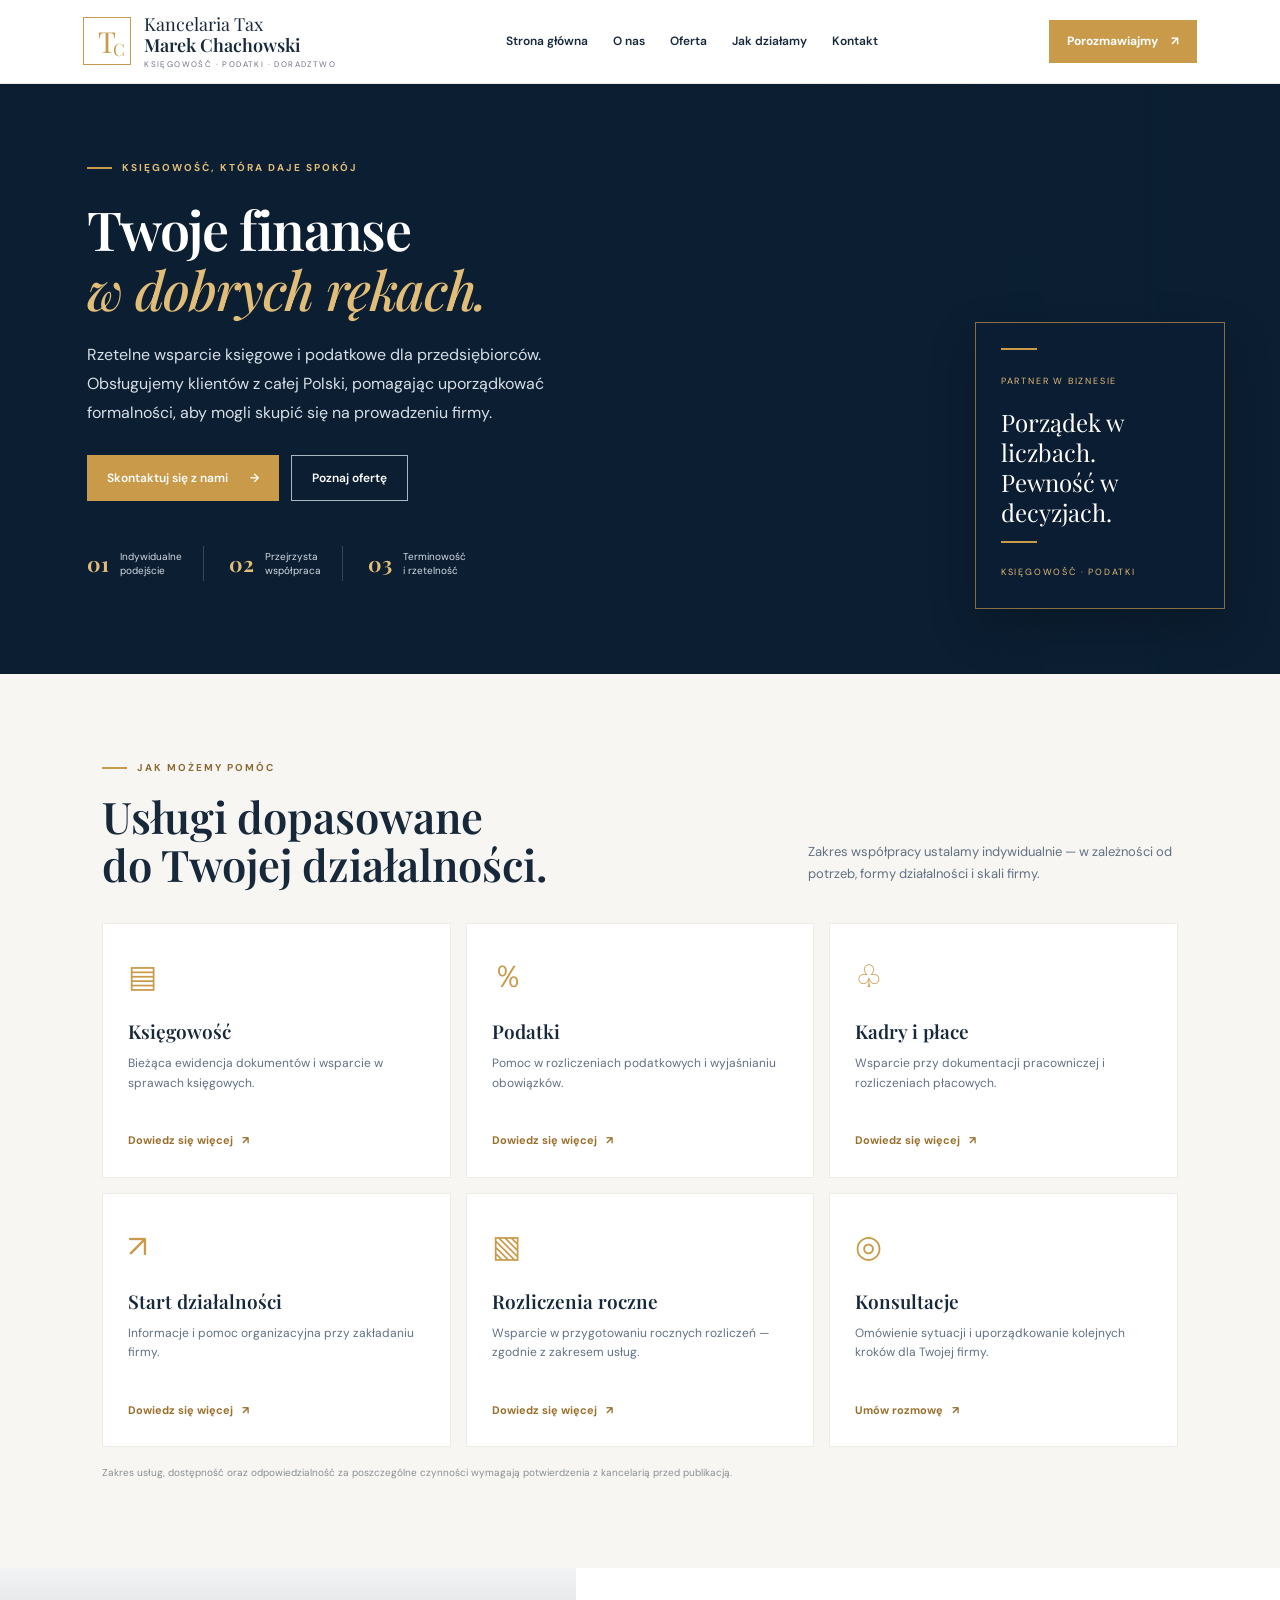
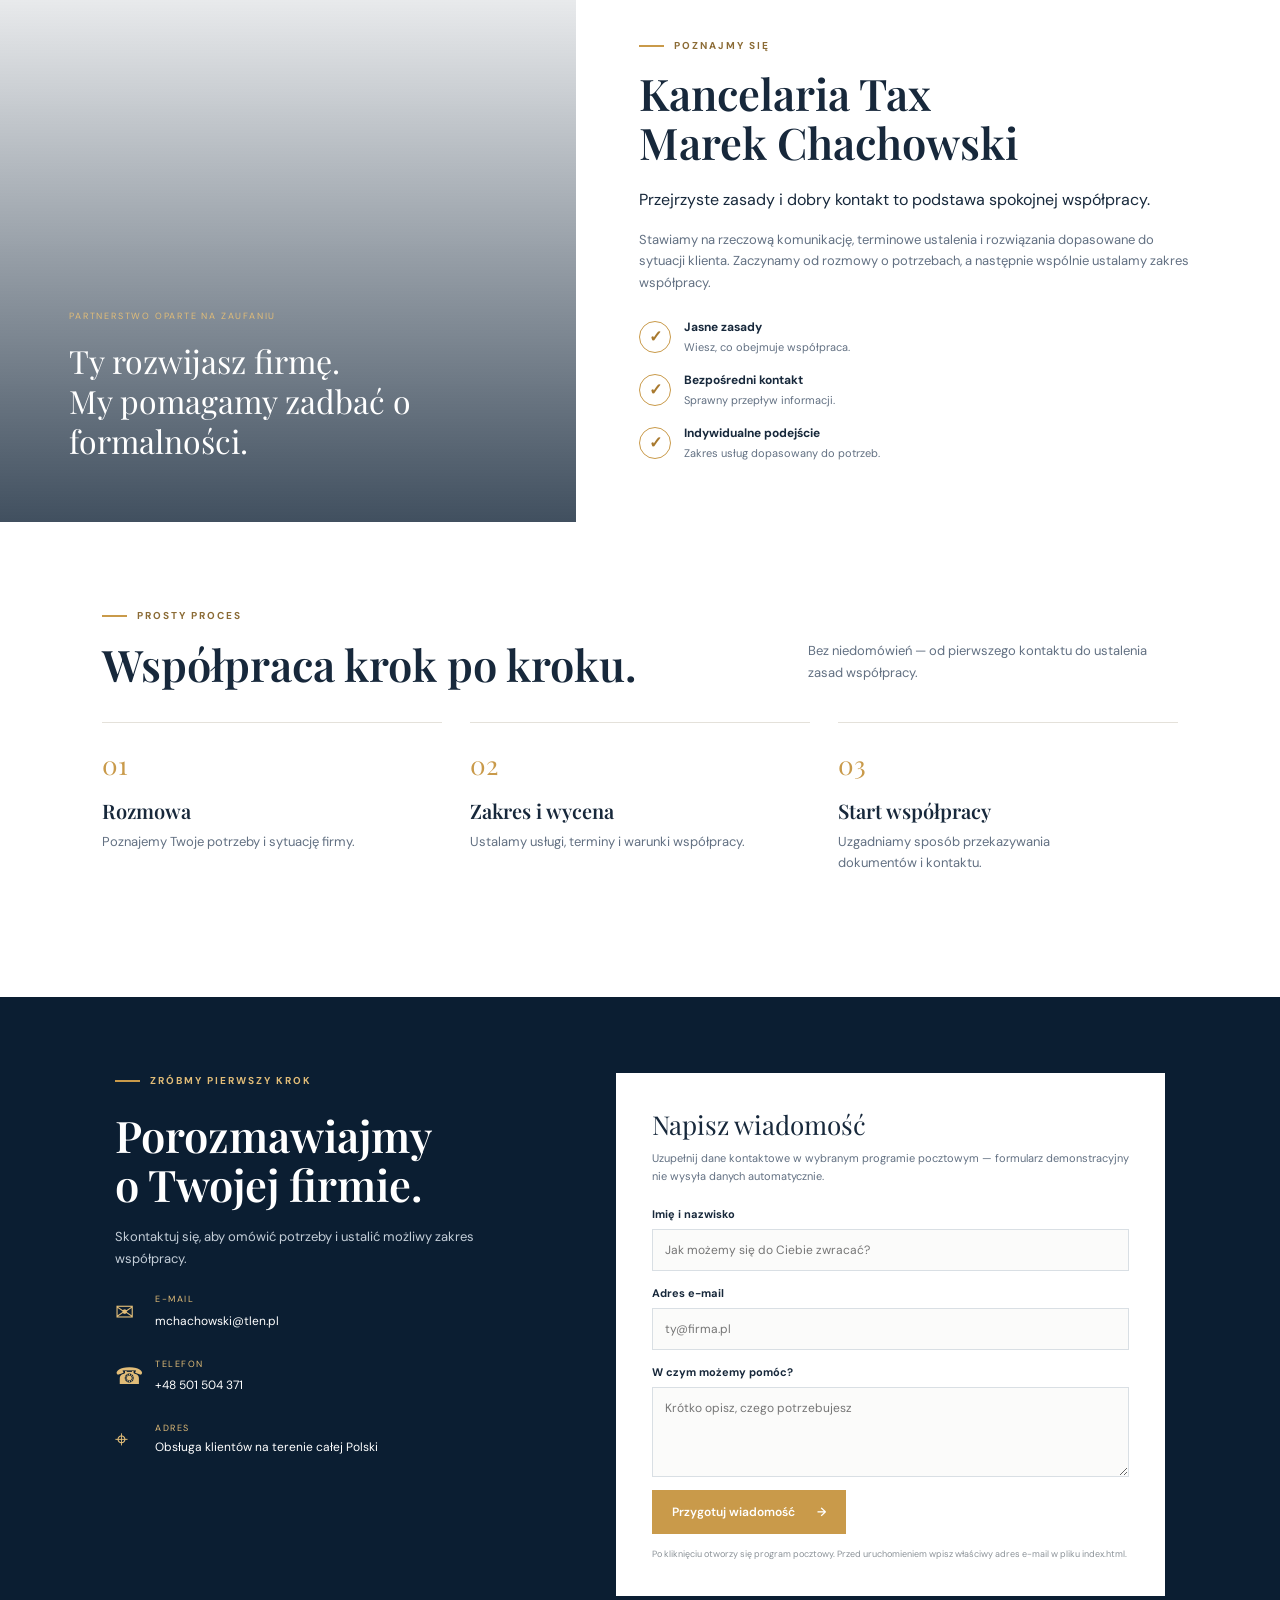
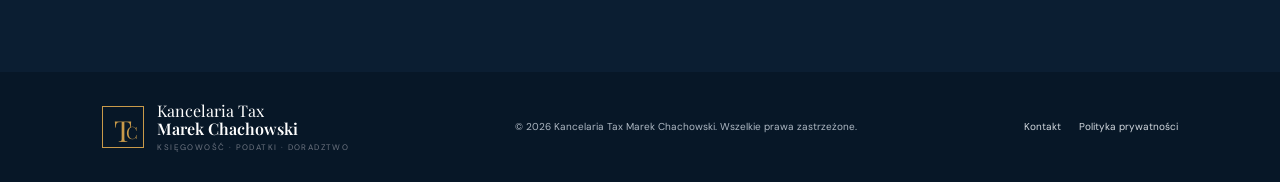
<file: index.html>
<!doctype html>
<html lang="pl">
<head>
  <meta charset="utf-8">
  <meta name="viewport" content="width=device-width, initial-scale=1">
  <meta name="description" content="Kancelaria Tax Marek Chachowski — usługi księgowe, podatkowe i kadrowo-płacowe dla firm i osób prywatnych.">
  <meta name="theme-color" content="#0b1e32">
  <title>Kancelaria Tax Marek Chachowski | Księgowość i podatki</title>
  <link rel="stylesheet" href="style.css">
</head>
<body>
  <header class="site-header">
    <a class="brand" href="#start" aria-label="Kancelaria Tax — strona główna">
      <span class="brand-mark">T<span>C</span></span>
      <span class="brand-name">Kancelaria Tax<strong>Marek Chachowski</strong><small>KSIĘGOWOŚĆ · PODATKI · DORADZTWO</small></span>
    </a>
    <button class="menu-toggle" aria-label="Otwórz menu" aria-expanded="false">☰</button>
    <nav class="nav">
      <a href="#start">Strona główna</a><a href="#onas">O nas</a><a href="#oferta">Oferta</a><a href="#proces">Jak działamy</a><a href="#kontakt">Kontakt</a>
    </nav>
    <a class="header-cta" href="#kontakt">Porozmawiajmy <span>↗</span></a>
  </header>

  <main>
    <section class="hero" id="start">
      <div class="hero-content">
        <p class="eyebrow"><span></span> KSIĘGOWOŚĆ, KTÓRA DAJE SPOKÓJ</p>
        <h1>Twoje finanse<br><em>w dobrych rękach.</em></h1>
        <p class="hero-copy">Rzetelne wsparcie księgowe i podatkowe dla przedsiębiorców. Obsługujemy klientów z całej Polski, pomagając uporządkować formalności, aby mogli skupić się na prowadzeniu firmy.</p>
        <div class="hero-actions"><a class="button button-gold" href="#kontakt">Skontaktuj się z nami <span>→</span></a><a class="button button-outline" href="#oferta">Poznaj ofertę</a></div>
        <div class="trust-row"><div><b>01</b><span>Indywidualne<br>podejście</span></div><div><b>02</b><span>Przejrzysta<br>współpraca</span></div><div><b>03</b><span>Terminowość<br>i rzetelność</span></div></div>
      </div>
      <div class="hero-art" role="img" aria-label="Biurko z dokumentami księgowymi, kalkulatorem i laptopem">
        <div class="art-card"><span class="art-line"></span><small>PARTNER W BIZNESIE</small><strong>Porządek w liczbach.<br>Pewność w decyzjach.</strong><span class="art-rule"></span><small>KSIĘGOWOŚĆ · PODATKI</small></div>
      </div>
    </section>

    <section class="section services" id="oferta">
      <div class="section-heading"><div><p class="eyebrow dark"><span></span> JAK MOŻEMY POMÓC</p><h2>Usługi dopasowane<br>do Twojej działalności.</h2></div><p>Zakres współpracy ustalamy indywidualnie — w zależności od potrzeb, formy działalności i skali firmy.</p></div>
      <div class="service-grid">
        <article class="service-card"><span class="service-icon">▤</span><h3>Księgowość</h3><p>Bieżąca ewidencja dokumentów i wsparcie w sprawach księgowych.</p><a href="#kontakt">Dowiedz się więcej <span>↗</span></a></article>
        <article class="service-card"><span class="service-icon">％</span><h3>Podatki</h3><p>Pomoc w rozliczeniach podatkowych i wyjaśnianiu obowiązków.</p><a href="#kontakt">Dowiedz się więcej <span>↗</span></a></article>
        <article class="service-card"><span class="service-icon">♧</span><h3>Kadry i płace</h3><p>Wsparcie przy dokumentacji pracowniczej i rozliczeniach płacowych.</p><a href="#kontakt">Dowiedz się więcej <span>↗</span></a></article>
        <article class="service-card"><span class="service-icon">↗</span><h3>Start działalności</h3><p>Informacje i pomoc organizacyjna przy zakładaniu firmy.</p><a href="#kontakt">Dowiedz się więcej <span>↗</span></a></article>
        <article class="service-card"><span class="service-icon">▧</span><h3>Rozliczenia roczne</h3><p>Wsparcie w przygotowaniu rocznych rozliczeń — zgodnie z zakresem usług.</p><a href="#kontakt">Dowiedz się więcej <span>↗</span></a></article>
        <article class="service-card"><span class="service-icon">◎</span><h3>Konsultacje</h3><p>Omówienie sytuacji i uporządkowanie kolejnych kroków dla Twojej firmy.</p><a href="#kontakt">Umów rozmowę <span>↗</span></a></article>
      </div>
      <p class="fine-print">Zakres usług, dostępność oraz odpowiedzialność za poszczególne czynności wymagają potwierdzenia z kancelarią przed publikacją.</p>
    </section>

    <section class="about" id="onas">
      <div class="about-photo"><div class="photo-caption"><span>PARTNERSTWO OPARTE NA ZAUFANIU</span><strong>Ty rozwijasz firmę.<br>My pomagamy zadbać o formalności.</strong></div></div>
      <div class="about-content"><p class="eyebrow dark"><span></span> POZNAJMY SIĘ</p><h2>Kancelaria Tax<br>Marek Chachowski</h2><p class="lead">Przejrzyste zasady i dobry kontakt to podstawa spokojnej współpracy.</p><p>Stawiamy na rzeczową komunikację, terminowe ustalenia i rozwiązania dopasowane do sytuacji klienta. Zaczynamy od rozmowy o potrzebach, a następnie wspólnie ustalamy zakres współpracy.</p>
        <div class="values"><div><b>✓</b><span><strong>Jasne zasady</strong><small>Wiesz, co obejmuje współpraca.</small></span></div><div><b>✓</b><span><strong>Bezpośredni kontakt</strong><small>Sprawny przepływ informacji.</small></span></div><div><b>✓</b><span><strong>Indywidualne podejście</strong><small>Zakres usług dopasowany do potrzeb.</small></span></div></div>
      </div>
    </section>

    <section class="section process" id="proces">
      <div class="section-heading"><div><p class="eyebrow dark"><span></span> PROSTY PROCES</p><h2>Współpraca krok po kroku.</h2></div><p>Bez niedomówień — od pierwszego kontaktu do ustalenia zasad współpracy.</p></div>
      <div class="steps"><article><b>01</b><h3>Rozmowa</h3><p>Poznajemy Twoje potrzeby i sytuację firmy.</p></article><article><b>02</b><h3>Zakres i wycena</h3><p>Ustalamy usługi, terminy i warunki współpracy.</p></article><article><b>03</b><h3>Start współpracy</h3><p>Uzgadniamy sposób przekazywania dokumentów i kontaktu.</p></article></div>
    </section>

    <section class="contact" id="kontakt">
      <div class="contact-intro"><p class="eyebrow"><span></span> ZRÓBMY PIERWSZY KROK</p><h2>Porozmawiajmy<br>o Twojej firmie.</h2><p>Skontaktuj się, aby omówić potrzeby i ustalić możliwy zakres współpracy.</p>
        <div class="contact-detail"><span>✉</span><div><small>E-MAIL</small><a href="mailto:mchachowski@tlen.pl">mchachowski@tlen.pl</a></div></div>
        <div class="contact-detail"><span>☎</span><div><small>TELEFON</small><a href="tel:+48501504371">+48 501 504 371</a></div></div>
        <div class="contact-detail"><span>⌖</span><div><small>ADRES</small><p>Obsługa klientów na terenie całej Polski</p></div></div>
      </div>
      <div class="contact-panel"><h3>Napisz wiadomość</h3><p>Uzupełnij dane kontaktowe w wybranym programie pocztowym — formularz demonstracyjny nie wysyła danych automatycznie.</p>
        <form id="contact-form">
          <label>Imię i nazwisko<input name="name" autocomplete="name" placeholder="Jak możemy się do Ciebie zwracać?" required></label>
          <label>Adres e-mail<input name="email" type="email" autocomplete="email" placeholder="ty@firma.pl" required></label>
          <label>W czym możemy pomóc?<textarea name="message" rows="4" placeholder="Krótko opisz, czego potrzebujesz" required></textarea></label>
          <button class="button button-gold" type="submit">Przygotuj wiadomość <span>→</span></button>
          <p class="form-note">Po kliknięciu otworzy się program pocztowy. Przed uruchomieniem wpisz właściwy adres e-mail w pliku index.html.</p>
        </form>
      </div>
    </section>
  </main>

  <footer class="footer"><a class="brand footer-brand" href="#start"><span class="brand-mark">T<span>C</span></span><span class="brand-name">Kancelaria Tax<strong>Marek Chachowski</strong><small>KSIĘGOWOŚĆ · PODATKI · DORADZTWO</small></span></a><p>© <span id="year"></span> Kancelaria Tax Marek Chachowski. Wszelkie prawa zastrzeżone.</p><div><a href="#kontakt">Kontakt</a><a href="polityka-prywatnosci.html">Polityka prywatności</a></div></footer>
  <script src="script.js"></script>
</body>
</html>
</file>
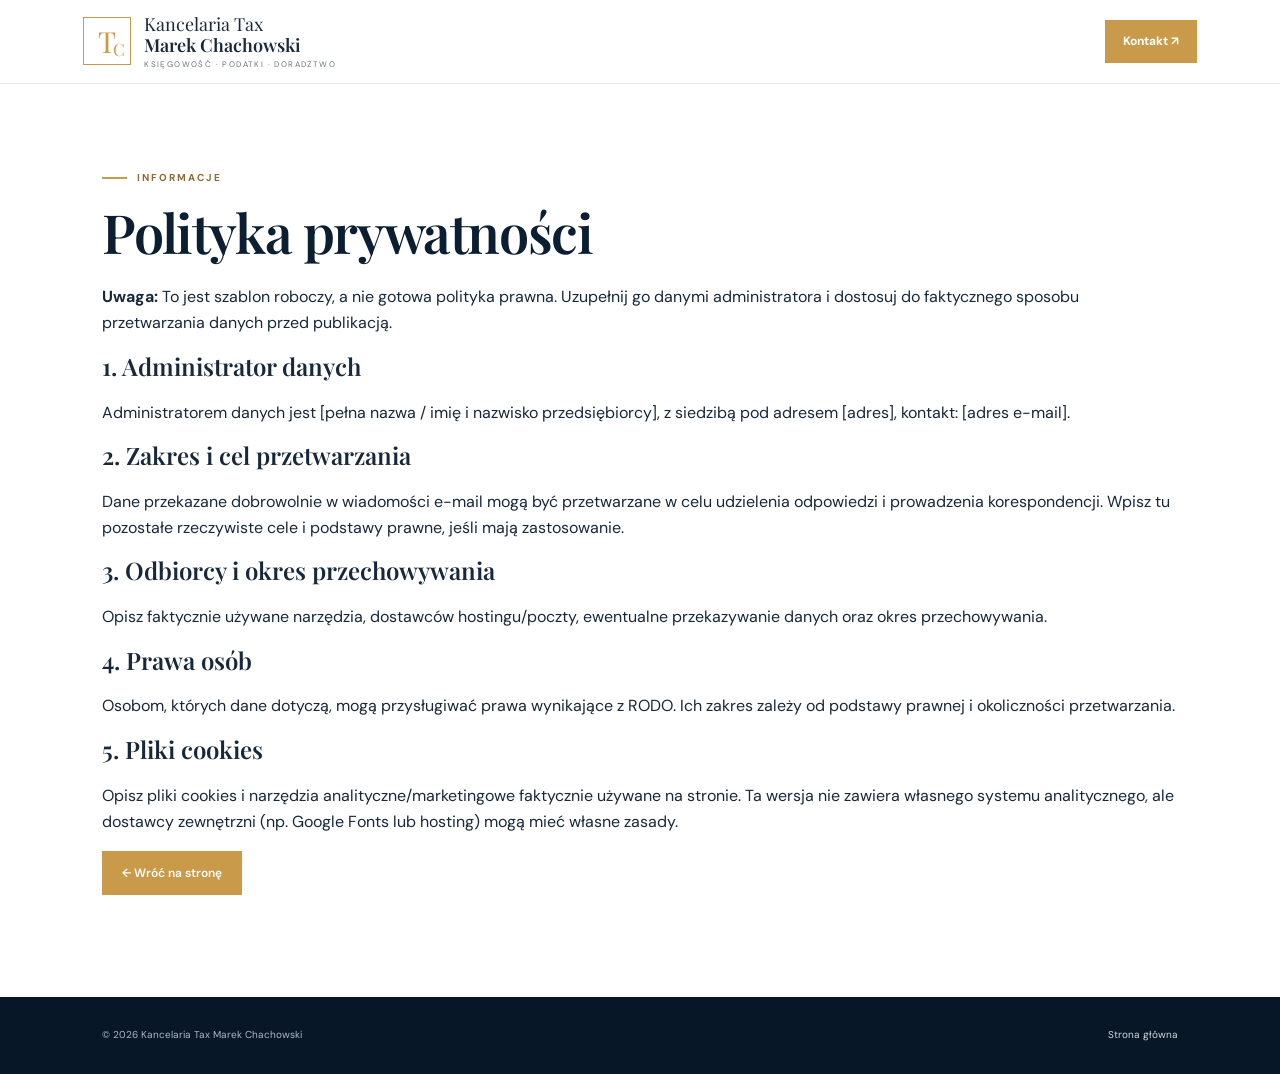
<file: polityka-prywatnosci.html>
<!doctype html>
<html lang="pl"><head><meta charset="utf-8"><meta name="viewport" content="width=device-width, initial-scale=1"><title>Polityka prywatności | Kancelaria Tax</title><link rel="stylesheet" href="style.css"></head>
<body><header class="site-header"><a class="brand" href="index.html"><span class="brand-mark">T<span>C</span></span><span class="brand-name">Kancelaria Tax<strong>Marek Chachowski</strong><small>KSIĘGOWOŚĆ · PODATKI · DORADZTWO</small></span></a><a class="header-cta" href="index.html#kontakt">Kontakt ↗</a></header>
<main class="section"><p class="eyebrow dark"><span></span> INFORMACJE</p><h1 style="color:#0b1e32;font-size:clamp(36px,5vw,54px)">Polityka prywatności</h1>
<p><strong>Uwaga:</strong> To jest szablon roboczy, a nie gotowa polityka prawna. Uzupełnij go danymi administratora i dostosuj do faktycznego sposobu przetwarzania danych przed publikacją.</p>
<h2>1. Administrator danych</h2><p>Administratorem danych jest [pełna nazwa / imię i nazwisko przedsiębiorcy], z siedzibą pod adresem [adres], kontakt: [adres e-mail].</p>
<h2>2. Zakres i cel przetwarzania</h2><p>Dane przekazane dobrowolnie w wiadomości e-mail mogą być przetwarzane w celu udzielenia odpowiedzi i prowadzenia korespondencji. Wpisz tu pozostałe rzeczywiste cele i podstawy prawne, jeśli mają zastosowanie.</p>
<h2>3. Odbiorcy i okres przechowywania</h2><p>Opisz faktycznie używane narzędzia, dostawców hostingu/poczty, ewentualne przekazywanie danych oraz okres przechowywania.</p>
<h2>4. Prawa osób</h2><p>Osobom, których dane dotyczą, mogą przysługiwać prawa wynikające z RODO. Ich zakres zależy od podstawy prawnej i okoliczności przetwarzania.</p>
<h2>5. Pliki cookies</h2><p>Opisz pliki cookies i narzędzia analityczne/marketingowe faktycznie używane na stronie. Ta wersja nie zawiera własnego systemu analitycznego, ale dostawcy zewnętrzni (np. Google Fonts lub hosting) mogą mieć własne zasady.</p>
<p><a class="button button-gold" href="index.html">← Wróć na stronę</a></p></main>
<footer class="footer"><p>© <span id="year"></span> Kancelaria Tax Marek Chachowski</p><div><a href="index.html">Strona główna</a></div></footer><script>document.querySelector('#year').textContent=new Date().getFullYear()</script></body></html>
</file>
<file: style.css>
@import url('https://fonts.googleapis.com/css2?family=DM+Sans:wght@400;500;600;700&family=Playfair+Display:wght@500;600;700&display=swap');
:root{--navy:#0b1e32;--navy2:#132d47;--gold:#c99a4a;--gold-light:#e2bd78;--ink:#17283b;--muted:#627082;--paper:#f7f6f2;--line:#e4e1da}
*{box-sizing:border-box}html{scroll-behavior:smooth;scroll-padding-top:90px}body{margin:0;font-family:'DM Sans',Arial,sans-serif;color:var(--ink);line-height:1.65;background:#fff}a{color:inherit;text-decoration:none}.site-header{height:84px;padding:0 6.5%;display:flex;align-items:center;justify-content:space-between;gap:28px;background:#fff;position:sticky;top:0;z-index:10;border-bottom:1px solid #ece9e2}.brand{display:flex;align-items:center;gap:13px;min-width:max-content}.brand-mark{width:48px;height:48px;border:1px solid var(--gold);display:grid;place-items:center;color:var(--gold);font-family:'Playfair Display',serif;font-size:29px;position:relative}.brand-mark span{font-size:17px;position:absolute;right:5px;bottom:1px}.brand-name{font-family:'Playfair Display',serif;font-size:18px;line-height:1.12}.brand-name strong{display:block;font-weight:600}.brand-name small{font-family:'DM Sans',sans-serif;display:block;font-size:8px;letter-spacing:1.4px;margin-top:5px;color:#6d7480}.nav{display:flex;align-items:center;gap:25px;font-size:12px;font-weight:600}.nav a{padding:9px 0;position:relative}.nav a:hover:after{content:"";position:absolute;bottom:0;left:0;width:100%;height:2px;background:var(--gold)}.header-cta{background:var(--gold);color:#fff;padding:12px 18px;font-size:12px;font-weight:700;white-space:nowrap}.header-cta span{margin-left:10px}.menu-toggle{display:none;border:0;background:none;font-size:25px;color:var(--navy)}
.hero{min-height:590px;display:grid;grid-template-columns:1fr .92fr;background:var(--navy);color:#fff;overflow:hidden}.hero-content{padding:76px 8% 44px 13%;position:relative;z-index:1}.eyebrow{font-size:10px;letter-spacing:2px;font-weight:700;color:var(--gold-light);display:flex;align-items:center;gap:10px;margin:0 0 22px}.eyebrow span{height:2px;width:25px;background:var(--gold)}h1,h2,h3,p{margin-top:0}h1,h2{font-family:'Playfair Display',Georgia,serif;font-weight:600;line-height:1.12}h1{font-size:clamp(42px,4.2vw,65px);margin-bottom:22px;letter-spacing:-1.4px}h1 em{font-weight:500;color:var(--gold-light)}.hero-copy{font-size:16px;max-width:475px;color:#d7dfe6;line-height:1.8}.hero-actions{display:flex;gap:12px;flex-wrap:wrap;margin:28px 0 45px}.button{border:0;display:inline-flex;align-items:center;justify-content:center;gap:22px;padding:14px 20px;font:600 12px 'DM Sans',sans-serif;cursor:pointer;transition:transform .2s,background .2s}.button:hover{transform:translateY(-2px)}.button-gold{background:var(--gold);color:#fff}.button-gold:hover{background:#b98736}.button-outline{border:1px solid #aab7c3;color:#fff;background:transparent}.trust-row{display:flex;gap:25px;max-width:500px}.trust-row div{display:flex;align-items:center;gap:11px;padding-right:21px;border-right:1px solid #34485b}.trust-row div:last-child{border:0}.trust-row b{font-family:'Playfair Display',serif;font-size:21px;color:var(--gold-light)}.trust-row span{font-size:10px;line-height:1.4;color:#d5dce4}.hero-art{position:relative;min-height:500px;background:linear-gradient(90deg,rgba(11,30,50,.16),rgba(11,30,50,.02)),url('https://images.unsplash.com/photo-1554224155-8d04cb21cd6c?auto=format&fit=crop&w=1300&q=85') center/cover}.hero-art:before{content:"";position:absolute;inset:0;background:linear-gradient(90deg,var(--navy) 0%,rgba(11,30,50,.2) 23%,transparent 70%)}.art-card{position:absolute;right:9%;bottom:11%;width:250px;background:rgba(11,30,50,.92);padding:25px;border:1px solid rgba(201,154,74,.65);box-shadow:0 18px 45px #0003}.art-card small{font-size:9px;letter-spacing:1.8px;color:var(--gold-light)}.art-card strong{display:block;font:24px/1.25 'Playfair Display',serif;margin:14px 0}.art-line,.art-rule{display:block;width:36px;height:2px;background:var(--gold);margin-bottom:16px}.art-rule{margin:0 0 14px}
.section{padding:86px 8%}.services{background:var(--paper)}.section-heading{display:flex;justify-content:space-between;align-items:end;gap:40px;margin-bottom:34px}.eyebrow.dark{color:#8b6b35;margin-bottom:15px}.section-heading h2,.about h2,.contact h2{font-size:clamp(32px,3.4vw,46px);margin-bottom:0}.section-heading>p{max-width:370px;color:var(--muted);font-size:13px;margin-bottom:5px}.service-grid{display:grid;grid-template-columns:repeat(3,1fr);gap:15px}.service-card{background:#fff;padding:27px 25px 24px;border:1px solid #eeece7;min-height:220px;transition:transform .2s,border .2s}.service-card:hover{transform:translateY(-4px);border-color:var(--gold)}.service-icon{font-size:31px;color:var(--gold);display:block;margin-bottom:16px}.service-card h3{font:600 19px 'Playfair Display',serif;margin-bottom:10px}.service-card p{font-size:12px;color:var(--muted);min-height:60px}.service-card a{font-size:11px;font-weight:700;color:#9a702e}.service-card a span{margin-left:6px}.fine-print{font-size:10px;color:#8a8f95;margin:18px 0 0}
.about{display:grid;grid-template-columns:.9fr 1.1fr;min-height:510px;background:#fff}.about-photo{background:linear-gradient(0deg,rgba(11,30,50,.78),rgba(11,30,50,.05)),url('https://images.unsplash.com/photo-1454165804606-c3d57bc86b40?auto=format&fit=crop&w=1100&q=85') center/cover;position:relative;min-height:430px}.photo-caption{position:absolute;left:12%;right:10%;bottom:11%;color:white}.photo-caption span{font-size:9px;letter-spacing:1.8px;color:var(--gold-light)}.photo-caption strong{display:block;font:clamp(24px,2.5vw,34px)/1.25 'Playfair Display',serif;margin-top:14px}.about-content{padding:70px 11% 60px 9%;align-self:center}.about-content h2{margin-bottom:20px}.about-content>p:not(.eyebrow){font-size:13px;color:var(--muted)}.about-content .lead{font-size:16px!important;color:var(--ink)!important}.values{margin-top:25px;display:grid;gap:15px}.values>div{display:flex;gap:13px;align-items:center}.values b{width:32px;height:32px;border:1px solid var(--gold);border-radius:50%;display:grid;place-items:center;color:#a8792e}.values strong,.values small{display:block}.values strong{font-size:12px}.values small{font-size:11px;color:var(--muted)}
.process{background:#fff}.steps{display:grid;grid-template-columns:repeat(3,1fr);gap:28px}.steps article{padding:24px 0;border-top:1px solid var(--line)}.steps article>b{font:26px 'Playfair Display',serif;color:var(--gold)}.steps h3{font:600 20px 'Playfair Display',serif;margin:13px 0 7px}.steps p{font-size:13px;color:var(--muted);max-width:290px}
.contact{display:grid;grid-template-columns:.85fr 1.15fr;background:var(--navy);color:white;padding:76px 9%;gap:9%}.contact h2{margin-bottom:18px}.contact-intro>p:not(.eyebrow){color:#c4ced8;font-size:13px;max-width:360px}.contact-detail{display:flex;gap:15px;align-items:center;margin-top:23px}.contact-detail>span{font-size:23px;color:var(--gold-light);width:25px}.contact-detail small{display:block;color:var(--gold-light);font-size:9px;letter-spacing:1.5px}.contact-detail a,.contact-detail p{font-size:12px;margin:2px 0 0}.contact-panel{background:#fff;color:var(--ink);padding:34px 36px}.contact-panel h3{font:26px 'Playfair Display',serif;margin-bottom:7px}.contact-panel>p{font-size:11px;color:var(--muted)}form{display:grid;gap:13px;margin-top:20px}label{font-size:11px;font-weight:700;display:grid;gap:6px}input,textarea{font:12px 'DM Sans',sans-serif;padding:12px;border:1px solid #d9dfe4;background:#fbfbfa;width:100%;border-radius:0;color:var(--ink)}input:focus,textarea:focus{outline:1px solid var(--gold);border-color:var(--gold)}textarea{resize:vertical}form .button{justify-self:start}.form-note{font-size:9px;color:#8b9298;margin:0}.footer{background:#071727;color:#fff;padding:30px 8%;display:flex;align-items:center;justify-content:space-between;gap:25px}.footer-brand .brand-name{font-size:16px}.footer-brand .brand-mark{width:42px;height:42px}.footer p{font-size:10px;color:#aeb8c3;margin:0}.footer>div{display:flex;gap:18px;font-size:10px;color:#d3d9df}
@media(max-width:1050px){.site-header{padding:0 4%;gap:15px}.nav{gap:14px}.brand-name{font-size:16px}.hero-content{padding-left:8%;padding-right:5%}.section{padding:70px 6%}.contact{padding:65px 6%;gap:5%}}
@media(max-width:780px){.site-header{height:72px}.menu-toggle{display:block;margin-left:auto}.nav{display:none;position:absolute;top:71px;left:0;right:0;background:#fff;padding:15px 6%;box-shadow:0 12px 18px #0001;flex-direction:column;align-items:flex-start;gap:8px}.nav.open{display:flex}.header-cta{display:none}.brand-mark{width:40px;height:40px;font-size:25px}.brand-name{font-size:15px}.hero{grid-template-columns:1fr}.hero-content{padding:58px 7% 35px}.hero-art{min-height:280px}.hero-art:before{background:linear-gradient(0deg,rgba(11,30,50,.2),transparent)}.art-card{right:6%;bottom:8%;width:220px;padding:18px}.art-card strong{font-size:21px}.trust-row{gap:12px;justify-content:space-between}.trust-row div{padding-right:10px;gap:7px}.trust-row b{font-size:18px}.trust-row span{font-size:9px}.section{padding:58px 6%}.section-heading{display:block}.section-heading>p{margin-top:18px}.service-grid{grid-template-columns:repeat(2,1fr);gap:10px}.service-card{padding:20px 17px;min-height:215px}.about{grid-template-columns:1fr}.about-photo{min-height:310px}.about-content{padding:50px 7%}.steps{gap:18px}.contact{grid-template-columns:1fr;padding:58px 6%;gap:35px}.contact-panel{padding:28px 23px}.footer{padding:27px 6%;flex-wrap:wrap}.footer p{order:3;width:100%}}
@media(max-width:460px){h1{font-size:42px}.hero-copy{font-size:14px}.hero-actions{gap:9px}.button{padding:13px 14px;gap:12px}.trust-row span{font-size:8px}.service-grid{grid-template-columns:1fr}.service-card{min-height:auto}.service-card p{min-height:0}.steps{grid-template-columns:1fr;gap:0}.steps article{padding:20px 0}.footer{align-items:flex-start;flex-direction:column}.footer>div{flex-wrap:wrap}.brand-name small{font-size:7px}}
</file>
